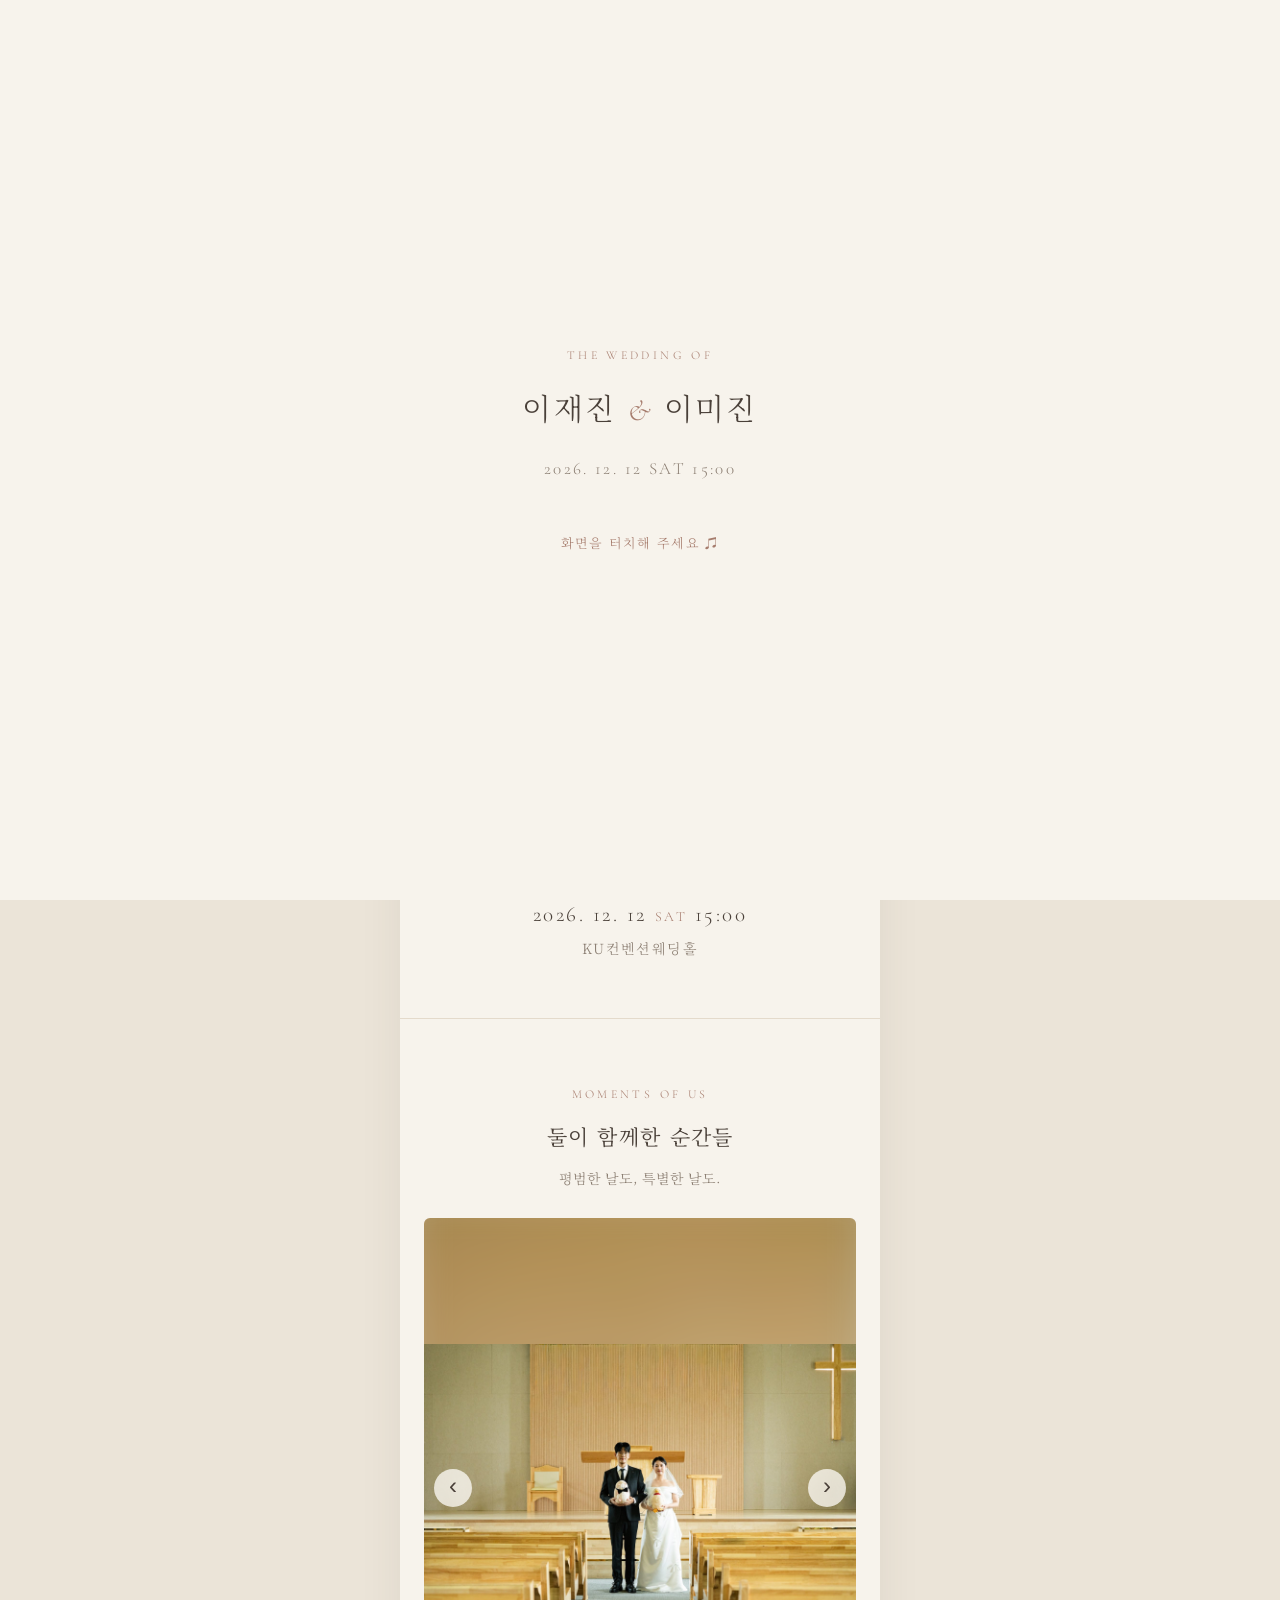
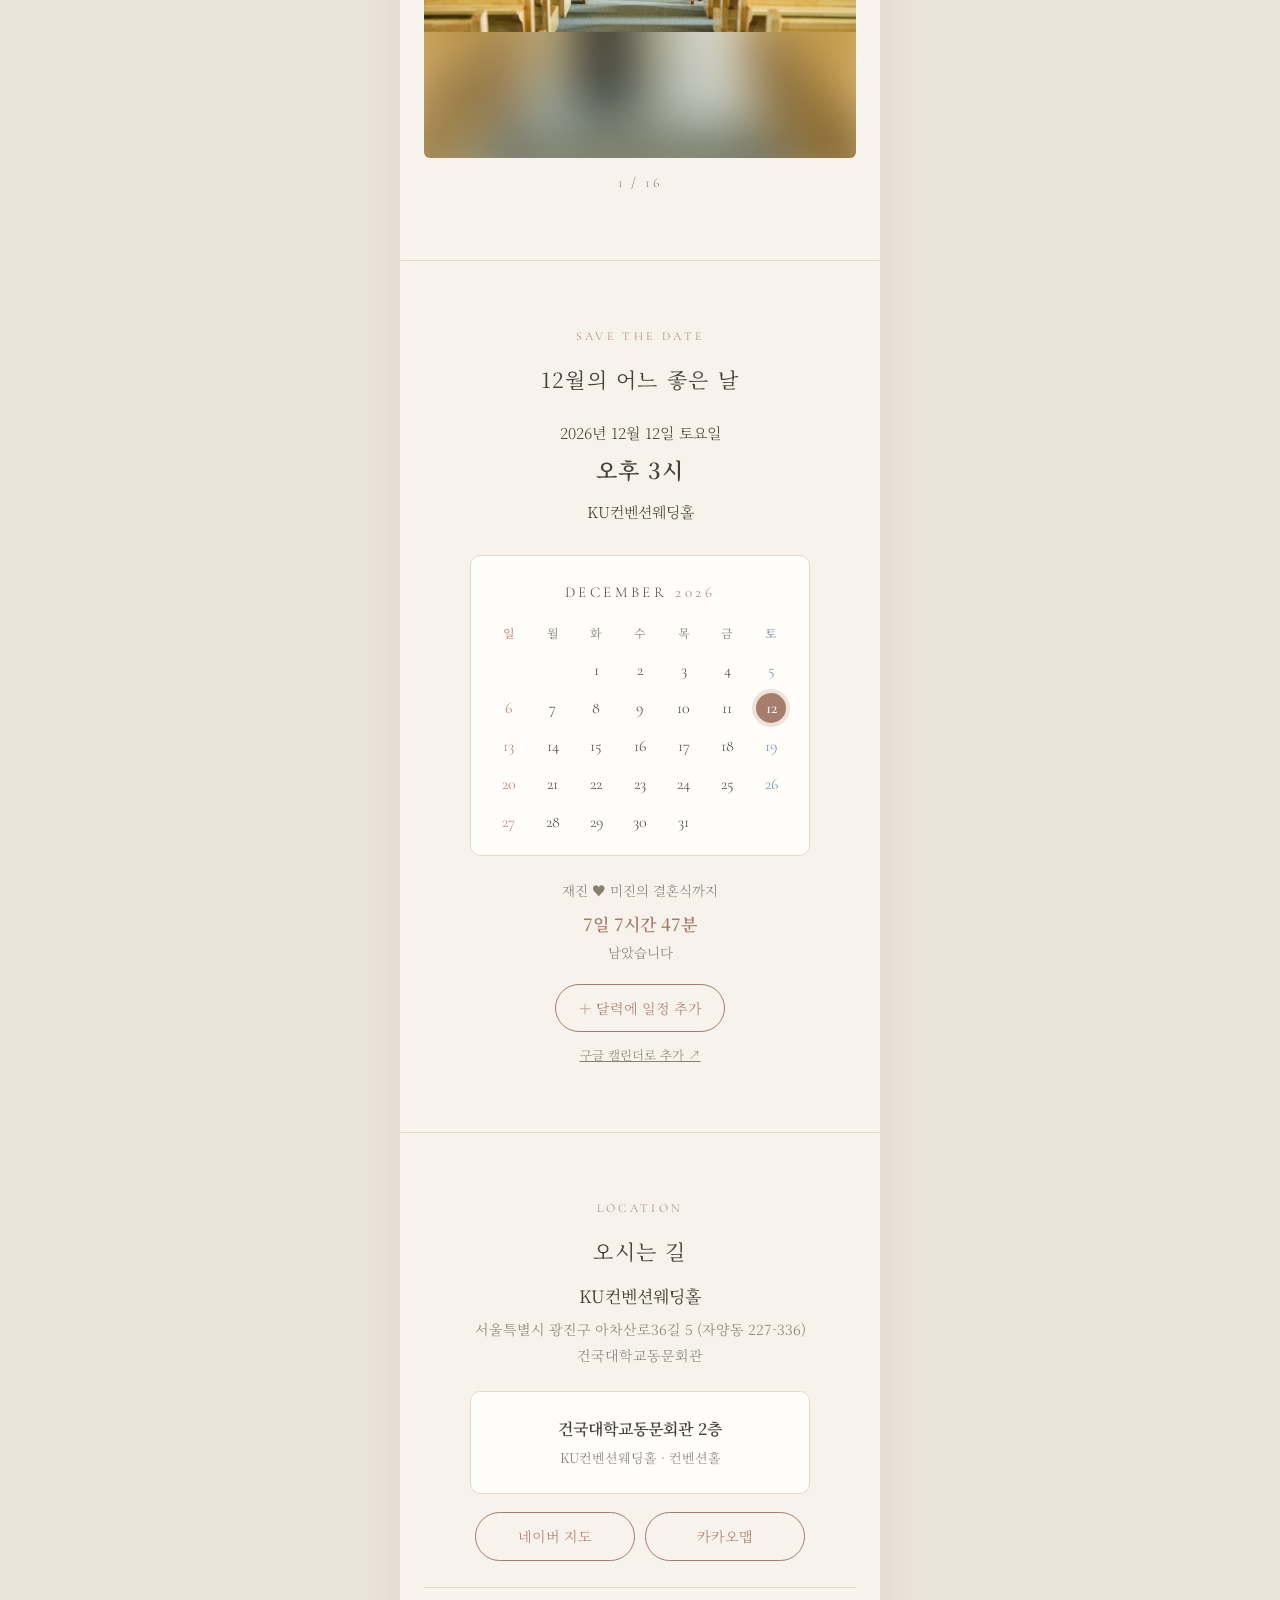
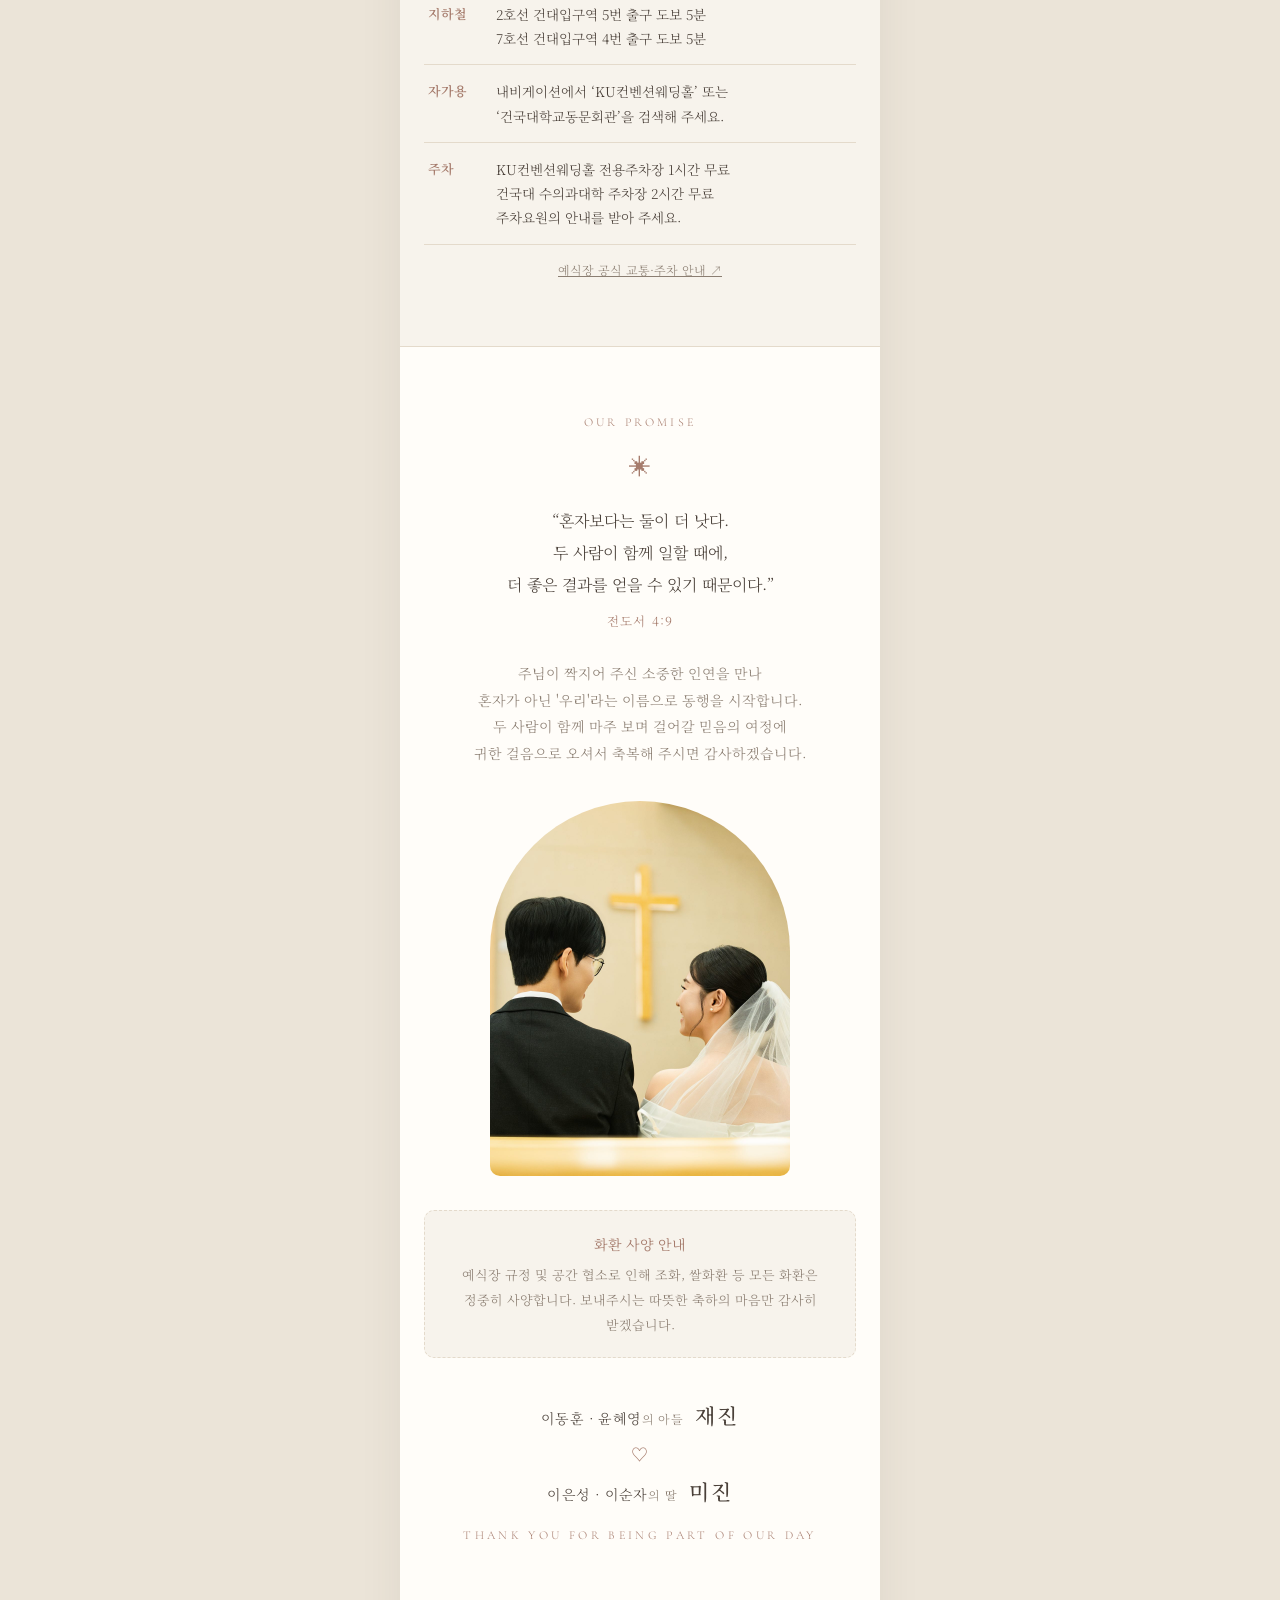
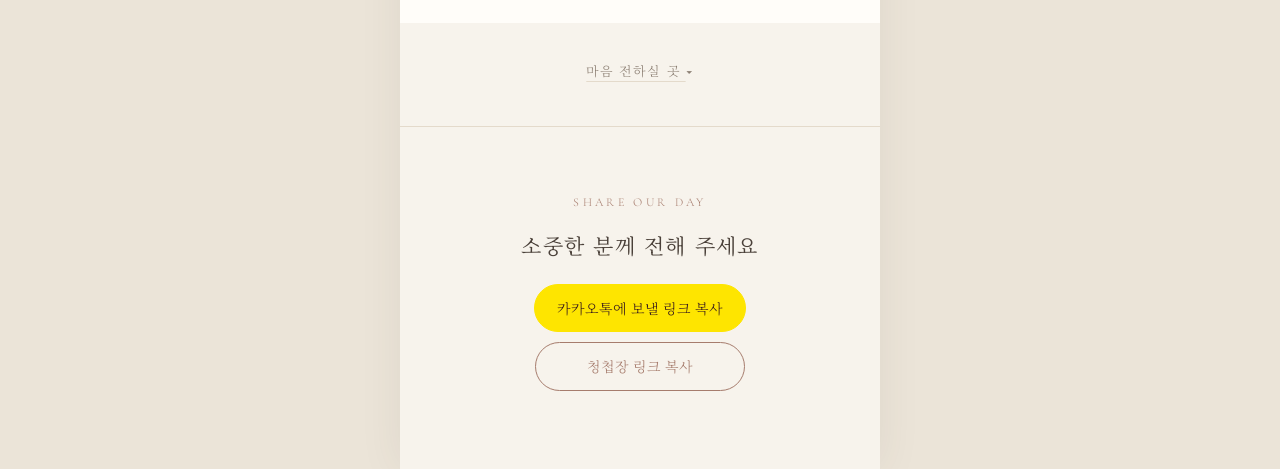
<file: index.html>
<!doctype html>
<html lang="ko">
<head>
  <meta charset="utf-8">
  <meta name="viewport" content="width=device-width, initial-scale=1, maximum-scale=1, user-scalable=no">
  <meta name="theme-color" content="#f7f3ec">
  <meta name="description" content="이재진 · 이미진 | 2026년 12월 12일 토요일 오후 3시, KU컨벤션웨딩홀">
  <meta property="og:title" content="이재진 · 이미진의 결혼식에 초대합니다">
  <meta property="og:description" content="2026.12.12 토요일 오후 3시 · KU컨벤션웨딩홀">
  <meta property="og:type" content="website">
  <meta property="og:locale" content="ko_KR">
  <meta property="og:site_name" content="재진 ♥ 미진의 모바일 청첩장">
  <!-- SHARE_META_START -->
  <link rel="canonical" href="https://jaejinlee-debug.github.io/Wedding/">
  <meta property="og:url" content="https://jaejinlee-debug.github.io/Wedding/">
  <meta property="og:image" content="https://jaejinlee-debug.github.io/Wedding/images/share-cover.jpg">
  <meta property="og:image:width" content="1200">
  <meta property="og:image:height" content="800">
  <meta property="og:image:alt" content="재진과 미진의 웨딩사진">
  <!-- SHARE_META_END -->
  <title>이재진 · 이미진의 결혼식에 초대합니다</title>
  <link rel="preconnect" href="https://fonts.googleapis.com">
  <link rel="preconnect" href="https://fonts.gstatic.com" crossorigin>
  <link rel="stylesheet" href="https://fonts.googleapis.com/css2?family=Cormorant+Garamond:wght@400;500&family=Noto+Serif+KR:wght@300;400;600&display=swap">
  <link rel="stylesheet" href="style.css">
  <script src="share-config.js" defer></script>
  <script src="script.js" defer></script>
  <script src="share.js?v=android-fix-20261005" defer></script>
</head>
<body>
  <div id="intro" class="intro" hidden role="button" tabindex="0" aria-label="청첩장 열기">
    <div class="intro-inner">
      <p class="eyebrow">THE WEDDING OF</p>
      <p class="intro-names">이재진 <span>&amp;</span> 이미진</p>
      <p class="intro-date">2026. 12. 12 SAT 15:00</p>
      <p class="intro-tap">화면을 터치해 주세요 <span aria-hidden="true">♫</span></p>
    </div>
  </div>
  <button id="music-toggle" class="music-toggle" aria-label="배경음악 재생" aria-pressed="false"><span aria-hidden="true">♫</span> <span id="music-label">음악 켜기</span></button>
  <audio id="bgm" loop preload="auto" src="music/bgm.mp3"></audio>
  <main>
    <section class="cover" aria-labelledby="cover-title">
      <div class="eyebrow">THE WEDDING OF</div>
      <h1 id="cover-title">이재진 <span>&</span> 이미진</h1>
      <p class="cover-line">저희 결혼합니다.</p>
      <div class="hero-frame cover-film protected-media">
        <video id="cover-video" autoplay muted loop playsinline preload="metadata" poster="images/video-poster.jpg" aria-label="두 사람의 메인 웨딩 영상"><source src="video/main.mp4" type="video/mp4"></video>
        <div class="film-shade" aria-hidden="true"></div>
        <div class="film-message"><p>좋은 날, 좋은 분들과<br>함께하고 싶습니다.</p><p>오셔서 축하해 주시면<br>감사하겠습니다.</p></div>
        <button id="video-toggle" class="video-toggle" aria-label="메인 영상 재생">영상 재생</button>
        <p id="video-error" class="video-error" hidden>영상을 불러오지 못했습니다.</p>
      </div>
      <p class="cover-date">2026. 12. 12 <span>SAT</span> 15:00</p>
      <p class="venue">KU컨벤션웨딩홀</p>
    </section>

    <section class="section gallery-section"><p class="eyebrow">MOMENTS OF US</p><h2>둘이 함께한 순간들</h2><p class="section-note">평범한 날도, 특별한 날도.</p><div id="gallery" class="gallery"></div></section>

    <section class="section ceremony"><p class="eyebrow">SAVE THE DATE</p><h2>12월의 어느 좋은 날</h2><p class="event-time">2026년 12월 12일 토요일<br><strong>오후 3시</strong></p><p>KU컨벤션웨딩홀</p>
      <div class="calendar"><div class="calendar-title">DECEMBER <span>2026</span></div><table aria-label="2026년 12월 달력, 12일 토요일 결혼식"><thead><tr><th scope="col">일</th><th scope="col">월</th><th scope="col">화</th><th scope="col">수</th><th scope="col">목</th><th scope="col">금</th><th scope="col">토</th></tr></thead><tbody id="calendar-body"></tbody></table></div>
      <p id="countdown" class="countdown"></p><button id="calendar-add" class="button">＋ 달력에 일정 추가</button>
    </section>

    <section class="section directions"><p class="eyebrow">LOCATION</p><h2>오시는 길</h2><h3>KU컨벤션웨딩홀</h3><p id="address" class="section-note">상세 주소를 준비하고 있습니다.</p>
      <div id="map-slot" class="map-slot venue-card"><strong>건국대학교동문회관 2층</strong><span>KU컨벤션웨딩홀 · 컨벤션홀</span></div>
      <div class="button-row"><a id="naver-map" class="button" aria-disabled="true">네이버 지도</a><a id="kakao-map" class="button" aria-disabled="true">카카오맵</a></div>
      <dl class="transport"><div><dt>지하철</dt><dd id="subway"></dd></div><div><dt>버스</dt><dd id="bus"></dd></div><div><dt>자가용</dt><dd>내비게이션에서 ‘KU컨벤션웨딩홀’ 또는 ‘건국대학교동문회관’을 검색해 주세요.</dd></div><div><dt>주차</dt><dd id="parking"></dd></div></dl>
      <p class="tiny"><a href="https://www.kkweddinghall.co.kr/location/" target="_blank" rel="noopener noreferrer">예식장 공식 교통·주차 안내 ↗</a></p>
    </section>

    <section class="section contacts"><p class="eyebrow">CONTACT</p><h2>연락하기</h2><div id="contacts"></div></section>

    <section class="section blessing"><p class="eyebrow">OUR PROMISE</p><span class="small-flower" aria-hidden="true">✳</span><blockquote>“혼자보다는 둘이 더 낫다.<br>두 사람이 함께 일할 때에,<br>더 좋은 결과를 얻을 수 있기 때문이다.”<cite>전도서 4:9</cite></blockquote>
      <p>주님이 짝지어 주신 소중한 인연을 만나<br>혼자가 아닌 '우리'라는 이름으로 동행을 시작합니다.<br>두 사람이 함께 마주 보며 걸어갈 믿음의 여정에<br>귀한 걸음으로 오셔서 축복해 주시면 감사하겠습니다.</p>
      <div class="closing-photo protected-media" data-photo="closing"><img src="images/photo-03.jpg" alt="십자가 앞에서 서로를 바라보는 두 사람" loading="lazy"></div>
      <aside class="flower-notice"><h3>화환 사양 안내</h3><p>예식장 규정 및 공간 협소로 인해 조화, 쌀화환 등 모든 화환은 정중히 사양합니다. 보내주시는 따뜻한 축하의 마음만 감사히 받겠습니다.</p></aside>
      <p class="signoff family-signoff"><span class="family-line"><span class="family-parents">이동훈 · 윤혜영</span><span class="family-relation">의 아들</span> <strong>재진</strong></span><span class="family-heart" aria-label="사랑">♡</span><span class="family-line"><span class="family-parents">이은성 · 이순자</span><span class="family-relation">의 딸</span> <strong>미진</strong></span></p><p class="eyebrow">THANK YOU FOR BEING PART OF OUR DAY</p>
    </section>


    <section class="section accounts" id="accounts">
      <button id="account-toggle" class="account-toggle" type="button" aria-expanded="false" aria-controls="account-groups">마음 전하실 곳 <span aria-hidden="true">▾</span></button>
      <div id="account-groups" hidden><p class="section-note">보내주시는 따뜻한 마음,<br>소중히 간직하겠습니다.</p></div>
    </section>
    <section class="section share-section" aria-labelledby="share-heading"><p class="eyebrow">SHARE OUR DAY</p><h2 id="share-heading">소중한 분께 전해 주세요</h2><button id="kakao-share" class="button kakao-share" hidden>카카오톡으로 보내기</button><button id="copy-link" class="button">청첩장 링크 복사</button><p id="share-status" class="tiny" role="status"></p><input id="share-url" class="share-url" aria-label="복사할 청첩장 주소" readonly hidden></section>
  </main>
  <div id="toast" role="status" aria-live="polite"></div>
  <noscript><p class="noscript">사진과 연락처, 달력 추가 기능을 이용하려면 JavaScript를 켜 주세요.</p></noscript>
</body>
</html>
</file>
<file: style.css>
:root {
  --bg: #f7f3ec;
  --paper: #fffdf9;
  --ink: #4a4039;
  --muted: #8b7e72;
  --line: #e4dacb;
  --accent: #a67c6d;
  --accent-soft: #efe2db;
  --serif: "Noto Serif KR", "Nanum Myeongjo", "Apple SD Gothic Neo", serif;
  --latin: "Cormorant Garamond", "Noto Serif KR", Georgia, serif;
}
* { box-sizing: border-box; -webkit-tap-highlight-color: transparent; }
html { scroll-behavior: smooth; -webkit-text-size-adjust: 100%; }
body {
  margin: 0; background: #ebe4d8; color: var(--ink);
  font-family: var(--serif); font-weight: 300; line-height: 1.9; font-size: 15px;
  word-break: keep-all; overflow-wrap: break-word;
}
body.no-scroll { overflow: hidden; }
main { max-width: 480px; margin: 0 auto; background: var(--bg); overflow: hidden; box-shadow: 0 0 40px rgba(74, 64, 57, .08); }
img, video { max-width: 100%; display: block; }
a { color: inherit; }
h1, h2, h3, p, blockquote { margin: 0; }

.protected-media, .gallery-item, #photo-dialog img {
  -webkit-user-select: none; user-select: none; -webkit-touch-callout: none;
}
.protected-media img, .protected-media video { pointer-events: none; -webkit-user-drag: none; -webkit-touch-callout: none; }

/* 확대(핀치·더블탭) 방지 */
html, body { touch-action: pan-x pan-y; }
.protected-media, .slide-frame { touch-action: pan-y; }

/* 캡처 억제: 화면이 가려지거나 캡처 키가 눌리면 사진을 잠시 숨김 */
html.shielded .protected-media img, html.shielded .protected-media video { visibility: hidden; }

/* 인쇄 방지 */
@media print {
  main, .music-toggle, #toast { display: none !important; }
  body::before { content: "청첩장은 인쇄할 수 없습니다."; display: block; padding: 40px; text-align: center; }
}

.eyebrow { font-family: var(--latin); letter-spacing: .28em; font-size: 12px; color: var(--accent); text-transform: uppercase; margin-bottom: 12px; }
.tiny { font-size: 12px; color: var(--muted); margin-top: 14px; }
.section-note { color: var(--muted); font-size: 14px; }

/* 커버 */
.cover { text-align: center; padding: 64px 24px 56px; }
.cover h1 { font-weight: 400; font-size: 30px; letter-spacing: .08em; line-height: 1.5; }
.cover h1 span { font-family: var(--latin); font-style: italic; color: var(--accent); margin: 0 .15em; }
.cover-line { margin: 18px 0 28px; color: var(--muted); font-size: 15px; }
.hero-frame { position: relative; border-radius: 160px 160px 14px 14px; overflow: hidden; background: #d9cfc0; aspect-ratio: 9 / 16; max-height: 78vh; margin: 0 auto; width: min(100%, 360px); }
.hero-frame video { width: 100%; height: 100%; object-fit: cover; }
.film-shade { position: absolute; inset: 0; background: linear-gradient(to top, rgba(30, 22, 16, .62) 0%, rgba(30, 22, 16, 0) 52%); pointer-events: none; }
.film-message { position: absolute; left: 0; right: 0; bottom: 58px; padding: 0 20px; color: #fff; text-shadow: 0 1px 8px rgba(0, 0, 0, .35); font-size: 13.5px; line-height: 1.8; }
.film-message p + p { margin-top: 10px; }
.video-toggle { position: absolute; bottom: 16px; left: 50%; transform: translateX(-50%); z-index: 2; border: 0; border-radius: 999px; padding: 6px 12px; font: inherit; font-size: 11px; background: rgba(255, 255, 255, .78); color: var(--ink); cursor: pointer; }
.video-error { position: absolute; inset: auto 0 50%; color: #fff; font-size: 13px; }
.cover-date { margin-top: 30px; font-family: var(--latin); font-size: 21px; letter-spacing: .12em; }
.cover-date span { font-size: 14px; color: var(--accent); }
.venue { color: var(--muted); font-size: 14px; letter-spacing: .1em; }

/* 공통 섹션 */
.section { padding: 64px 24px; text-align: center; border-top: 1px solid var(--line); }
.section h2 { font-weight: 400; font-size: 21px; letter-spacing: .06em; margin-bottom: 8px; }
.section h3 { font-weight: 400; font-size: 17px; margin-bottom: 4px; }

/* 갤러리 */
.gallery { column-count: 2; column-gap: 8px; margin: 28px -4px 0; }
.gallery-item { display: block; width: 100%; padding: 0; margin: 0 0 8px; border: 0; background: #e4dacb; border-radius: 4px; overflow: hidden; break-inside: avoid; cursor: zoom-in; }
.gallery-item img { width: 100%; height: auto; transition: transform .4s; }
.gallery-item:active img { transform: scale(1.03); }

/* 예식 안내 / 달력 */
.event-time { margin: 18px 0 6px; line-height: 2; }
.event-time strong { font-size: 22px; font-weight: 600; letter-spacing: .04em; }
.calendar { margin: 28px auto 0; max-width: 340px; padding: 22px 16px 14px; background: var(--paper); border: 1px solid var(--line); border-radius: 10px; }
.calendar-title { font-family: var(--latin); letter-spacing: .24em; font-size: 15px; margin-bottom: 10px; }
.calendar-title span { color: var(--accent); }
.calendar table { width: 100%; border-collapse: collapse; table-layout: fixed; }
.calendar th { font-weight: 400; font-size: 12px; color: var(--muted); padding: 6px 0; }
.calendar th:first-child, .calendar td.sun { color: #c0736c; }
.calendar th:last-child, .calendar td.sat { color: #6c88a8; }
.calendar td { height: 38px; text-align: center; font-family: var(--latin); font-size: 16px; padding: 0; }
.calendar td span { display: inline-flex; align-items: center; justify-content: center; width: 30px; height: 30px; border-radius: 50%; }
.calendar td.wedding-day span { background: var(--accent); color: #fff; font-weight: 500; box-shadow: 0 0 0 4px var(--accent-soft); }
.countdown { margin: 22px 0 18px; font-size: 13.5px; color: var(--muted); }
.countdown strong { display: block; margin-top: 4px; font-size: 17px; font-weight: 600; color: var(--accent); }
.text-link { display: block; margin-top: 12px; font-size: 12.5px; color: var(--muted); }

/* 버튼 */
.button { display: inline-block; border: 1px solid var(--accent); background: transparent; color: var(--accent); border-radius: 999px; padding: 10px 22px; font: inherit; font-size: 14px; text-decoration: none; cursor: pointer; transition: background .2s, color .2s; }
.button:active, .button:hover { background: var(--accent); color: #fff; }
.button[aria-disabled="true"] { opacity: .45; pointer-events: none; }
.button-row { display: flex; gap: 10px; justify-content: center; margin: 18px 0 26px; }
.button-row .button { flex: 1; max-width: 160px; padding: 10px 8px; }
.kakao-share { background: #fee500; border-color: #fee500; color: #3a1d1d; }
.kakao-share:active, .kakao-share:hover { background: #f5db00; color: #3a1d1d; }
.share-section .button { display: block; margin: 10px auto 0; min-width: 210px; }
.share-section h2 { margin-bottom: 18px; }
.share-url[hidden] { display: none; }
.share-url { display: block; width: 100%; margin-top: 12px; padding: 8px; border: 1px solid var(--line); border-radius: 6px; font: inherit; font-size: 12px; background: var(--paper); }

/* 오시는 길 */
.venue-card { margin: 22px auto 0; padding: 22px 16px; background: var(--paper); border: 1px solid var(--line); border-radius: 10px; max-width: 340px; display: flex; flex-direction: column; gap: 2px; }
.venue-card strong { font-weight: 600; font-size: 16px; }
.venue-card span { color: var(--muted); font-size: 13px; }
.directions .tel { color: var(--accent); text-decoration: none; }
.transport { margin: 0; text-align: left; border-top: 1px solid var(--line); }
.transport > div { display: flex; gap: 16px; padding: 14px 4px; border-bottom: 1px solid var(--line); }
.transport dt { flex: 0 0 52px; font-weight: 600; font-size: 13px; color: var(--accent); }
.transport dd { margin: 0; font-size: 13.5px; line-height: 1.8; }

/* 계좌 / 연락처 */
.accounts .section-note { margin: 10px 0 24px; }
.account-group { background: var(--paper); border: 1px solid var(--line); border-radius: 10px; margin-bottom: 10px; text-align: left; overflow: hidden; }
.account-group summary { padding: 14px 18px; cursor: pointer; list-style: none; font-size: 15px; display: flex; justify-content: space-between; align-items: center; }
.account-group summary::-webkit-details-marker { display: none; }
.account-group summary::after { content: "＋"; color: var(--accent); }
.account-group[open] summary::after { content: "－"; }
.account-group ul, .contact-group ul { list-style: none; margin: 0; padding: 0; }
.account-group li { display: flex; justify-content: space-between; align-items: center; gap: 12px; padding: 12px 18px; border-top: 1px solid var(--line); }
.account-group .role { display: block; font-size: 13px; color: var(--muted); }
.account-group .acct { display: block; font-size: 15px; letter-spacing: .02em; }
.copy-btn { border: 1px solid var(--accent); background: none; color: var(--accent); border-radius: 999px; padding: 4px 14px; font: inherit; font-size: 12px; cursor: pointer; flex-shrink: 0; }
.contact-group { background: var(--paper); border: 1px solid var(--line); border-radius: 10px; margin-top: 12px; padding: 14px 18px 4px; text-align: left; }
.contact-group h3 { font-size: 14px; color: var(--accent); margin-bottom: 4px; }
.contact-group li { display: flex; justify-content: space-between; align-items: center; padding: 10px 0; border-top: 1px solid var(--line); font-size: 14px; }
.contact-actions { display: flex; gap: 8px; }
.contact-actions a { text-decoration: none; border: 1px solid var(--accent); color: var(--accent); border-radius: 999px; padding: 3px 14px; font-size: 12px; }

/* 마무리 */
.blessing { background: var(--paper); }
.small-flower { display: block; color: var(--accent); font-size: 22px; margin: 4px 0 18px; }
.blessing blockquote { font-size: 16px; line-height: 2; }
.blessing cite { display: block; margin-top: 8px; font-style: normal; font-size: 12.5px; color: var(--accent); letter-spacing: .1em; }
.blessing > p:not(.eyebrow):not(.signoff) { margin-top: 26px; font-size: 14px; color: var(--muted); }
.closing-photo { margin: 34px auto 0; max-width: 300px; aspect-ratio: 4 / 5; border-radius: 150px 150px 10px 10px; overflow: hidden; background: var(--accent-soft); }
.closing-photo img { width: 100%; height: 100%; object-fit: cover; }
.flower-notice { margin: 34px 0 0; padding: 20px 18px; border: 1px dashed var(--line); border-radius: 10px; background: var(--bg); }
.flower-notice h3 { font-size: 14px; color: var(--accent); }
.flower-notice p { font-size: 13px; color: var(--muted); margin-top: 6px; }
.signoff { margin: 38px 0 12px; font-size: 20px; letter-spacing: .12em; }
.signoff span { color: var(--accent); }
.privacy { padding: 30px 24px; text-align: center; font-size: 12px; color: var(--muted); line-height: 1.8; border-top: 1px solid var(--line); }
.privacy p:first-child { font-size: 13px; color: var(--ink); margin-bottom: 6px; }

/* 음악 버튼 */
.music-toggle { position: fixed; top: calc(12px + env(safe-area-inset-top, 0px)); right: 12px; z-index: 20; border: 1px solid var(--line); background: rgba(255, 253, 249, .88); -webkit-backdrop-filter: blur(6px); backdrop-filter: blur(6px); color: var(--ink); border-radius: 999px; padding: 6px 14px; font: inherit; font-size: 12px; cursor: pointer; }
.music-toggle.on { color: var(--accent); border-color: var(--accent); }
.music-toggle.on span:first-child { display: inline-block; animation: bob 1.2s ease-in-out infinite; }
@keyframes bob { 50% { transform: translateY(-3px); } }

/* 사진 크게 보기 */
#photo-dialog { border: 0; padding: 0; width: 100%; max-width: 100%; height: 100%; max-height: 100%; background: rgba(20, 16, 12, .94); color: #fff; }
#photo-dialog[open] { display: flex; flex-direction: column; align-items: center; justify-content: center; }
#photo-dialog::backdrop { background: rgba(20, 16, 12, .94); }
#dialog-image { max-width: 100%; max-height: 74vh; object-fit: contain; pointer-events: none; }
#dialog-caption { margin-top: 12px; font-size: 12.5px; color: #d8cfc4; padding: 0 20px; text-align: center; }
.dialog-close { position: absolute; top: 14px; right: 16px; background: none; border: 0; color: #fff; font-size: 34px; line-height: 1; cursor: pointer; }
.dialog-navigation { display: flex; align-items: center; gap: 22px; margin-top: 16px; font-size: 13px; }
.dialog-navigation button { border: 1px solid rgba(255, 255, 255, .4); background: none; color: #fff; border-radius: 999px; width: 42px; height: 34px; font-size: 18px; cursor: pointer; }

/* 알림 */
#toast { position: fixed; left: 50%; bottom: calc(28px + env(safe-area-inset-bottom, 0px)); transform: translate(-50%, 20px); background: rgba(50, 42, 36, .92); color: #fff; padding: 10px 18px; border-radius: 999px; font-size: 13px; opacity: 0; pointer-events: none; transition: opacity .25s, transform .25s; z-index: 50; max-width: 90%; text-align: center; }
#toast.show { opacity: 1; transform: translate(-50%, 0); }
.noscript { padding: 20px; text-align: center; font-size: 13px; }

/* 스크롤 등장 */
.reveal { opacity: 0; transform: translateY(18px); transition: opacity .8s ease, transform .8s ease; }
.reveal.in { opacity: 1; transform: none; }
@media (prefers-reduced-motion: reduce) { .reveal { opacity: 1; transform: none; transition: none; } html { scroll-behavior: auto; } }

/* 마음 전하실 곳: 평소엔 작은 글씨 하나만 보이고, 누르면 펼쳐짐 */
.accounts { padding: 28px 24px 34px; border-top: 0; }
.account-toggle { border: 0; background: none; font: inherit; font-size: 13px; color: var(--muted); letter-spacing: .08em; padding: 8px 14px; cursor: pointer; text-decoration: underline; text-underline-offset: 5px; text-decoration-color: var(--line); }
.account-toggle span { display: inline-block; transition: transform .25s; }
.account-toggle.open span { transform: rotate(180deg); }
#account-groups { margin-top: 18px; }
#account-groups[hidden] { display: none; }
.accounts .section-note { margin: 0 0 18px; }
.cover-line { font-size: 17px; color: var(--ink); letter-spacing: .12em; }

/* 한 장씩 보는 갤러리 */
.gallery { column-count: 1; margin: 26px 0 0; }
.slider { position: relative; }
.slide-frame { position: relative; display: block; width: 100%; aspect-ratio: 4 / 5; max-height: 72vh; padding: 0; border: 0; background: var(--accent-soft); border-radius: 6px; overflow: hidden; cursor: pointer; }
.slide-frame img { position: absolute; left: 0; top: 0; width: 100%; height: 100%; transition: opacity .25s ease, transform .25s ease; }
/* 사진 원본은 그대로(contain), 남는 여백은 같은 사진을 흐리게 깔아 채움 */
.slide-frame .slide-bg { object-fit: cover; filter: blur(22px) brightness(.94); transform: scale(1.15); }
.slide-frame .slide-fg { object-fit: contain; transform: translateX(0); }
.slide-frame.changing img { opacity: 0; }
.slide-frame.changing .slide-fg { transform: translateX(var(--dx, 0px)); }
.slide-frame.no-anim img { transition: none; }
.slide-nav { position: absolute; top: 50%; transform: translateY(-50%); width: 38px; height: 38px; border: 0; border-radius: 50%; background: rgba(255, 253, 249, .75); color: var(--ink); font-size: 24px; line-height: 1; padding: 0 0 3px; cursor: pointer; }
.slide-nav.prev { left: 10px; } .slide-nav.next { right: 10px; }
.slide-count { margin-top: 12px; font-family: var(--latin); letter-spacing: .2em; font-size: 14px; color: var(--muted); }

/* 첫 화면 (음악 자동재생이 막힐 때만) */
.intro { position: fixed; inset: 0; z-index: 100; display: flex; align-items: center; justify-content: center; background: var(--bg); text-align: center; cursor: pointer; transition: opacity .6s ease; }
.intro[hidden] { display: none; }
.intro.leaving { opacity: 0; pointer-events: none; }
.intro-names { font-size: 30px; letter-spacing: .08em; margin: 6px 0 14px; }
.intro-names span { font-family: var(--latin); font-style: italic; color: var(--accent); }
.intro-date { font-family: var(--latin); letter-spacing: .14em; font-size: 17px; color: var(--muted); }
.intro-tap { margin-top: 46px; font-size: 13px; color: var(--accent); letter-spacing: .1em; animation: pulse 1.8s ease-in-out infinite; }
@keyframes pulse { 50% { opacity: .35; } }

/* 하단 가족 소개 */
.family-signoff { display: flex; flex-direction: column; align-items: center; gap: 8px; letter-spacing: .02em; }
.family-signoff .family-line { display: block; color: var(--ink); font-size: 14px; line-height: 1.9; white-space: nowrap; }
.family-signoff .family-parents { color: var(--ink); font-size: 14px; }
.family-signoff .family-relation { color: var(--muted); font-size: 12px; }
.family-signoff strong { margin-left: 7px; font-size: 21px; font-weight: 500; letter-spacing: .1em; }
.family-signoff .family-heart { color: var(--accent); font-size: 17px; line-height: 1.2; }/* 갤러리 전체화면: 사진 비율을 유지하며 화면을 최대한 사용 */
#photo-dialog.gallery-fullscreen{position:fixed;inset:0;margin:0;border:0;padding:0;width:100vw;max-width:100vw;height:100vh;height:100dvh;max-height:100dvh;background:#100e0c;overflow:hidden;overscroll-behavior:contain}
#photo-dialog.gallery-fullscreen[open]{display:block}
.gallery-fullscreen-photo{position:absolute;inset:0;width:100%;height:100%;border:0;padding:0;background:transparent;cursor:pointer;display:flex;align-items:center;justify-content:center}
.gallery-fullscreen-photo img{display:block;width:100%;height:100%;max-width:100%;max-height:100%;object-fit:contain;pointer-events:none}
.gallery-fullscreen-close,.gallery-fullscreen-prev,.gallery-fullscreen-next{position:absolute;z-index:2;border:1px solid #ffffff55;border-radius:50%;background:#17141099;color:#fff;width:46px;height:46px;padding:0;font:32px/1 sans-serif;cursor:pointer;display:flex;align-items:center;justify-content:center}
.gallery-fullscreen-close{top:max(12px,env(safe-area-inset-top));right:max(12px,env(safe-area-inset-right))}
.gallery-fullscreen-prev{left:max(10px,env(safe-area-inset-left));top:50%;transform:translateY(-50%)}
.gallery-fullscreen-next{right:max(10px,env(safe-area-inset-right));top:50%;transform:translateY(-50%)}
.gallery-fullscreen-count{position:absolute;bottom:max(14px,env(safe-area-inset-bottom));left:50%;transform:translateX(-50%);margin:0;padding:4px 14px;border-radius:20px;background:#17141099;color:white;font-size:12px;pointer-events:none}
.gallery-fullscreen button:focus-visible{outline:2px solid #fff;outline-offset:-4px}
</file>
